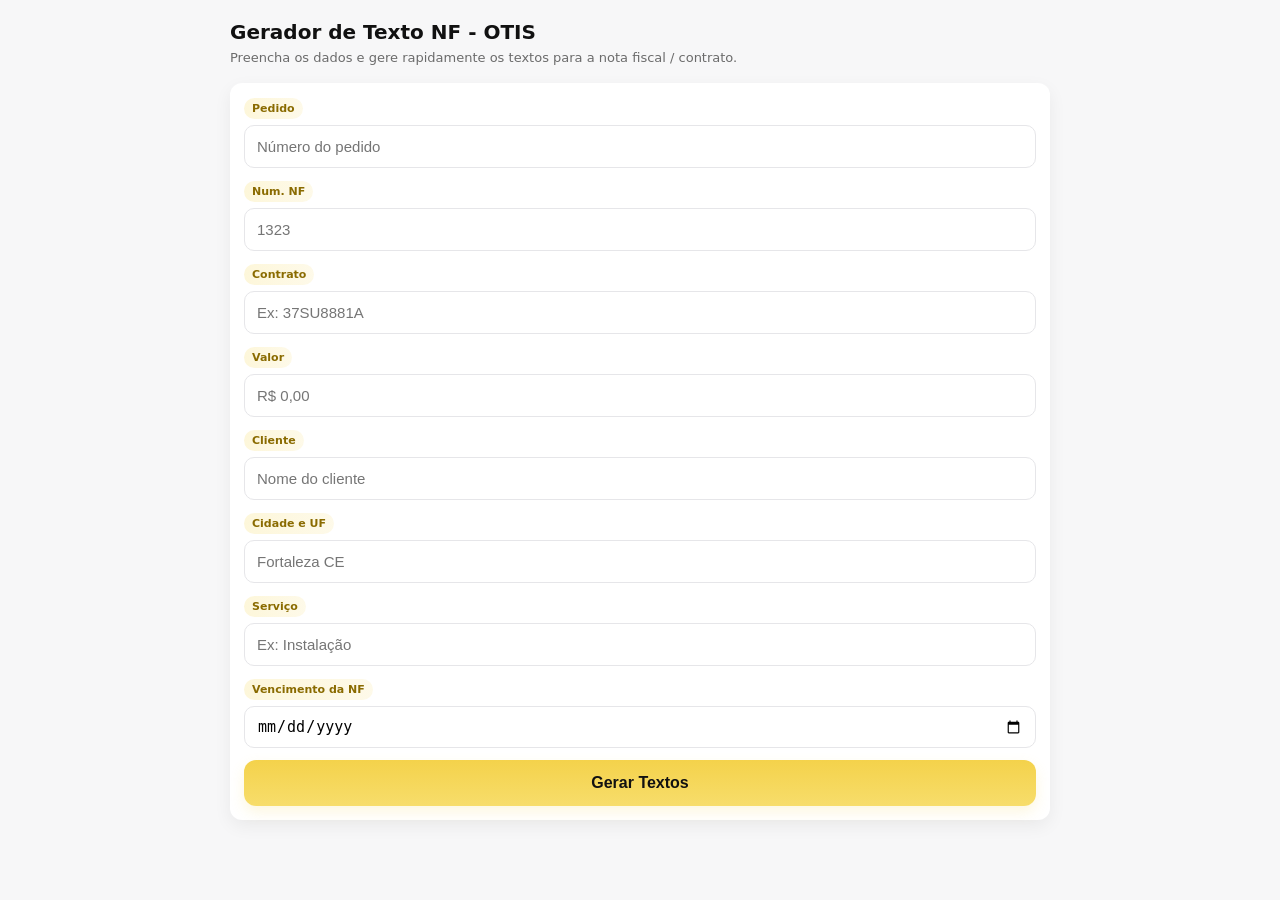
<file: gerador-nf-otis.html>
<!doctype html>
<html lang="pt-BR">
<head>
  <meta charset="utf-8" />
  <meta name="viewport" content="width=device-width,initial-scale=1" />
  <title>Gerador de Texto NF - OTIS</title>
  <!-- HTML -->
  <style>
    /* CSS - Mobile first, clean and modern */
    :root{
      --bg:#f7f7f8;
      --card:#ffffff;
      --muted:#6b6b6b;
      --accent:#f7dd6b;
      --accent-strong:#f4d24b;
      --radius:12px;
      --shadow: 0 6px 18px rgba(21,21,21,0.06);
      --glass: rgba(255,255,255,0.6);
      --mono: 'Courier New', ui-monospace, SFMono-Regular, Menlo, Monaco, monospace;
    }
    html,body{height:100%;}
    body{
      margin:0;
      font-family: Inter, system-ui, -apple-system, "Segoe UI", Roboto, "Helvetica Neue", Arial;
      background:var(--bg);
      color:#111;
      -webkit-font-smoothing:antialiased;
      -moz-osx-font-smoothing:grayscale;
      padding:20px;
      box-sizing:border-box;
    }

    .container{
      max-width:820px;
      margin:0 auto;
    }

    header{
      margin-bottom:18px;
    }
    h1{
      font-size:20px;
      margin:0 0 6px 0;
      font-weight:600;
    }
    p.lead{
      margin:0;
      color:var(--muted);
      font-size:13px;
    }

    form.card{
      background:var(--card);
      border-radius:var(--radius);
      box-shadow:var(--shadow);
      padding:14px;
      display:grid;
      gap:12px;
    }

    .row{
      display:flex;
      gap:10px;
    }
    .col{flex:1;}

    label{
      display:block;
      font-size:12px;
      margin-bottom:6px;
      font-weight:600;
    }
    .label-accent{
      display:inline-block;
      background:linear-gradient(90deg, rgba(247,221,107,0.25), rgba(244,210,75,0.12));
      padding:4px 8px;
      border-radius:999px;
      color:#8a6b00;
      font-weight:700;
      font-size:11px;
    }

    input[type="text"], input[type="date"], textarea{
      width:100%;
      padding:12px 12px;
      border-radius:10px;
      border:1px solid #e6e6e9;
      font-size:15px;
      box-sizing:border-box;
      background:transparent;
    }

    input[type="date"]{padding-top:10px;padding-bottom:10px}

    .large-btn{
      display:inline-block;
      width:100%;
      padding:14px 16px;
      border-radius:12px;
      border:0;
      background:linear-gradient(180deg,var(--accent-strong),var(--accent));
      color:#111;
      font-weight:700;
      font-size:16px;
      box-shadow:0 6px 14px rgba(244,210,75,0.18);
      cursor:pointer;
    }

    .resultado-container{
      margin-top:16px;
      display:grid;
      gap:12px;
    }

    .card-result{
      background:var(--card);
      border-radius:12px;
      box-shadow:var(--shadow);
      overflow:hidden;
      opacity:0;
      transform:translateY(8px);
      transition:all 320ms cubic-bezier(.18,.9,.32,1);
    }
    .card-result.show{
      opacity:1;
      transform:none;
    }

    .card-header{
      display:flex;
      align-items:center;
      justify-content:space-between;
      padding:10px 12px;
      border-bottom:1px solid #f1f1f2;
      background:linear-gradient(180deg, rgba(255,255,255,0.6), rgba(255,255,255,0.4));
    }
    .card-title{font-weight:700;font-size:13px;color:#222}
    .copy-group{display:flex;align-items:center;gap:10px}

    .copy-btn{
      background:transparent;
      border:0;
      padding:8px 10px;
      border-radius:8px;
      display:inline-flex;
      align-items:center;
      gap:8px;
      cursor:pointer;
      color:#444;
    }
    .copy-btn .feedback{
      font-size:12px;
      color:green;
      font-weight:700;
      display:none;
    }
    .copy-btn.copied{color:green}
    .copy-btn.copied .feedback{display:inline-block}

    .code-area{
      padding:12px;
    }
    textarea.snippet{
      width:100%;
      min-height:80px;
      resize:vertical;
      font-family:var(--mono);
      font-size:14px;
      line-height:1.45;
      background:#fbfbfc;
      border-radius:8px;
      border:1px solid #eee;
      padding:12px;
      color:#111;
    }
    textarea.snippet[readonly]{
      background:linear-gradient(180deg,#fbfbfc,#ffffff);
    }

    .hint{font-size:13px;color:var(--muted)}

    @media(min-width:720px){
      .row.two{display:flex}
      .row.two > *{flex:1}
    }

    .invalid{outline:2px solid rgba(255,80,80,0.12);box-shadow:0 6px 18px rgba(255,80,80,0.05)}

    .copied-flash{
      position:fixed;right:18px;bottom:18px;background:linear-gradient(180deg,#dff8e0,#bff0c8);padding:10px 14px;border-radius:10px;box-shadow:0 6px 24px rgba(12,56,24,0.08);font-weight:700;color:#0a5a1a;font-size:13px;display:none}
    .copied-flash.show{display:block}

  </style>
</head>
<body>
  <div class="container">
    <header>
      <h1>Gerador de Texto NF - OTIS</h1>
      <p class="lead">Preencha os dados e gere rapidamente os textos para a nota fiscal / contrato.</p>
    </header>

    <form id="nf-form" class="card" onsubmit="return false;">
      <div>
        <label class="label-accent">Pedido</label>
        <input id="pedido" type="text" placeholder="Número do pedido" autocomplete="off" />
      </div>

      <div>
        <label class="label-accent">Num. NF</label>
        <input id="num_nf" type="text" inputmode="numeric" placeholder="1323" autocomplete="off" />
      </div>

      <div>
        <label class="label-accent">Contrato</label>
        <input id="contrato" type="text" placeholder="Ex: 37SU8881A" autocomplete="off" />
      </div>

      <div>
        <label class="label-accent">Valor</label>
        <input id="valor" type="text" inputmode="numeric" placeholder="R$ 0,00" />
      </div>

      <div>
        <label class="label-accent">Cliente</label>
        <input id="cliente" type="text" placeholder="Nome do cliente" autocomplete="off" />
      </div>

      <div>
        <label class="label-accent">Cidade e UF</label>
        <input id="cidadeuf" list="cidades" type="text" placeholder="Fortaleza CE" autocomplete="off" />
        <datalist id="cidades">
          <!-- Prioritizadas -->
          <option value="Fortaleza CE">
          <option value="Teresina PI">
          <option value="São Luís MA">
          <!-- Capitais e cidades principais do Brasil -->
          <option value="Rio Branco AC">
          <option value="Maceió AL">
          <option value="Macapá AP">
          <option value="Manaus AM">
          <option value="Salvador BA">
          <option value="Vitória ES">
          <option value="Goiânia GO">
          <option value="Cuiabá MT">
          <option value="Campo Grande MS">
          <option value="Belo Horizonte MG">
          <option value="Belém PA">
          <option value="João Pessoa PB">
          <option value="Curitiba PR">
          <option value="Recife PE">
          <option value="Rio de Janeiro RJ">
          <option value="Natal RN">
          <option value="Porto Alegre RS">
          <option value="Boa Vista RR">
          <option value="Florianópolis SC">
          <option value="São Paulo SP">
          <option value="Aracaju SE">
          <option value="Palmas TO">
          <option value="Brasília DF">
          <option value="Porto Velho RO">
        </datalist>
      </div>

      <div>
        <label class="label-accent">Serviço</label>
        <input id="servico" type="text" placeholder="Ex: Instalação" autocomplete="off" />
      </div>

      <div>
        <label class="label-accent">Vencimento da NF</label>
        <input id="vencimento" type="date" />
      </div>

      <div>
        <button id="gerar" class="large-btn" type="button">Gerar Textos</button>
      </div>

      <div id="msg" class="hint" aria-live="polite" style="display:none;margin-top:6px;color:#b00020"></div>
    </form>

    <div class="resultado-container" id="resultados" aria-live="polite"></div>

    <div id="copiedFlash" class="copied-flash">Copiado!</div>
  </div>

  <script>
    // JS - helper functions and behavior

    // Format input as BRL while typing (shows R$ 0.000,00)
    const valorEl = document.getElementById('valor');
    function formatCurrencyBRL(value){
      if (value === '' || value == null) return '';
      const onlyNums = value.toString().replace(/[^0-9]/g,'');
      const intVal = parseInt(onlyNums || '0',10);
      const cents = intVal / 100;
      return cents.toLocaleString('pt-BR', { minimumFractionDigits:2, maximumFractionDigits:2 });
    }

    function displayBRLWithSymbol(value){
      if(value===''||value==null) return '';
      return 'R$ ' + formatCurrencyBRL(value);
    }

    function setCaretEnd(el){
      try{ el.selectionStart = el.selectionEnd = el.value.length; }catch(e){}
    }

    valorEl.addEventListener('input', e=>{
      const cleaned = e.target.value.replace(/[^0-9]/g,'');
      // keep up to large numbers
      const number = cleaned.replace(/^0+/, '');
      const formatted = displayBRLWithSymbol(number);
      e.target.value = formatted;
      setCaretEnd(e.target);
    });

    // on blur ensure at least R$ 0,00
    valorEl.addEventListener('blur', e=>{
      const cleaned = e.target.value.replace(/[^0-9]/g,'');
      if(!cleaned) e.target.value = '';
      else e.target.value = displayBRLWithSymbol(cleaned);
    });

    // Utility to get numeric value without R$
    function getNumericValor(){
      const v = valorEl.value.replace(/[^0-9]/g,'');
      if(!v) return null;
      const n = parseInt(v,10)/100;
      // format without currency symbol but with pt-BR formatting
      return n.toLocaleString('pt-BR', {minimumFractionDigits:2, maximumFractionDigits:2});
    }

    // Date format YYYY-MM-DD -> DD/MM/AAAA
    function formatDateBR(dateStr){
      if(!dateStr) return '';
      const parts = dateStr.split('-');
      if(parts.length!==3) return dateStr;
      return `${parts[2]}/${parts[1]}/${parts[0]}`;
    }

    const form = document.getElementById('nf-form');
    const btnGerar = document.getElementById('gerar');
    const resultados = document.getElementById('resultados');
    const msg = document.getElementById('msg');
    const copiedFlash = document.getElementById('copiedFlash');

    function validateFields(data){
      const fields = ['pedido','num_nf','contrato','valor','cliente','cidadeuf','servico','vencimento'];
      let ok = true;
      fields.forEach(id=>{
        const el = document.getElementById(id);
        el.classList.remove('invalid');
        if(!data[id]){
          ok = false;
          el.classList.add('invalid');
        }
      });
      return ok;
    }

    function makeCard(title, text, index){
      const card = document.createElement('div');
      card.className = 'card-result';

      const header = document.createElement('div');
      header.className = 'card-header';
      const t = document.createElement('div'); t.className='card-title'; t.textContent = title;

      const copyGroup = document.createElement('div'); copyGroup.className='copy-group';
      const btn = document.createElement('button'); btn.className='copy-btn'; btn.type='button';
      btn.innerHTML = `<svg width="18" height="18" viewBox="0 0 24 24" fill="none" xmlns="http://www.w3.org/2000/svg"><path d="M9 9H5a2 2 0 0 0-2 2v8a2 2 0 0 0 2 2h8a2 2 0 0 0 2-2v-4" stroke="currentColor" stroke-width="1.6" stroke-linecap="round" stroke-linejoin="round"></path><rect x="9" y="3" width="11" height="11" rx="2" stroke="currentColor" stroke-width="1.6" stroke-linecap="round" stroke-linejoin="round"></rect></svg><span class="feedback">Copiado!</span>`;

      copyGroup.appendChild(btn);
      header.appendChild(t);
      header.appendChild(copyGroup);

      const codeArea = document.createElement('div'); codeArea.className='code-area';
      const ta = document.createElement('textarea');
      ta.className='snippet';
      ta.readOnly = true;
      ta.value = text;

      // allow editing when user clicks/focuses the textarea
      ta.addEventListener('focus', ()=>{ ta.readOnly = false; ta.classList.add('editing'); });
      ta.addEventListener('blur', ()=>{ /* keep edited content */ });

      // copy behavior
      btn.addEventListener('click', async ()=>{
        try{
          await navigator.clipboard.writeText(ta.value);
          // feedback
          btn.classList.add('copied');
          const fb = btn.querySelector('.feedback'); if(fb) fb.style.display='inline-block';
          copiedFlash.classList.add('show');
          setTimeout(()=>{ btn.classList.remove('copied'); if(fb) fb.style.display='none'; copiedFlash.classList.remove('show'); }, 1800);
        }catch(err){
          alert('Não foi possível copiar automaticamente. Selecione e copie manualmente.');
        }
      });

      codeArea.appendChild(ta);
      card.appendChild(header);
      card.appendChild(codeArea);

      return card;
    }

    function generateTexts(data){
      // TEXT 1 - Contrato summary
      const t1 = `CONTRATO: ${data.contrato} - ${data.cliente} - PEDIDO: ${data.pedido}`;
      // TEXT 2 - NF line
      const clienteUp = data.cliente.toUpperCase();
      const servicoUp = data.servico.toUpperCase();
      const t2 = `NF ${data.num_nf} ${clienteUp} ${servicoUp} CONTRATO ${data.contrato} - ${data.cliente} - PEDIDO ${data.pedido}`;
      return [t1,t2];
    }

    btnGerar.addEventListener('click', ()=>{
      msg.style.display='none';
      const pedido = document.getElementById('pedido').value.trim();
      const num_nf = document.getElementById('num_nf').value.trim();
      const contrato = document.getElementById('contrato').value.trim();
      const valorFmt = getNumericValor();
      const cliente = document.getElementById('cliente').value.trim();
      const cidadeuf = document.getElementById('cidadeuf').value.trim();
      const servico = document.getElementById('servico').value.trim();
      const venc = document.getElementById('vencimento').value;
      const vencFmt = formatDateBR(venc);

      const data = {pedido, num_nf, contrato, valor: valorFmt, cliente, cidadeuf, servico, vencimento: vencFmt};

      if(!validateFields({pedido, num_nf, contrato, valor:valorFmt, cliente, cidadeuf, servico, vencimento:venc})){
        msg.style.display='block';
        msg.textContent = 'Por favor, preencha todos os campos.';
        return;
      }

      // clear previous results
      resultados.innerHTML='';

      const textos = generateTexts(data);
      const titles = ['Para colar na NF','Para colar no nome do arquivo da NF'];

      textos.forEach((txt,i)=>{
        const card = makeCard(titles[i], txt, i+1);
        resultados.appendChild(card);
        // small delay to trigger animation
        setTimeout(()=> card.classList.add('show'), 20 + i*80);
      });

      // focus first textarea for quick copy/edit
      setTimeout(()=>{
        const firstTa = resultados.querySelector('textarea');
        if(firstTa) firstTa.focus();
      }, 380);

    });

    // small accessibility: pressing Enter on any field triggers generate
    ['pedido','num_nf','contrato','valor','cliente','cidadeuf','servico','vencimento'].forEach(id=>{
      const el = document.getElementById(id);
      el.addEventListener('keydown', (e)=>{
        if(e.key === 'Enter'){
          e.preventDefault(); btnGerar.click();
        }
      });
    });

  </script>
</body>
</html>
</file>
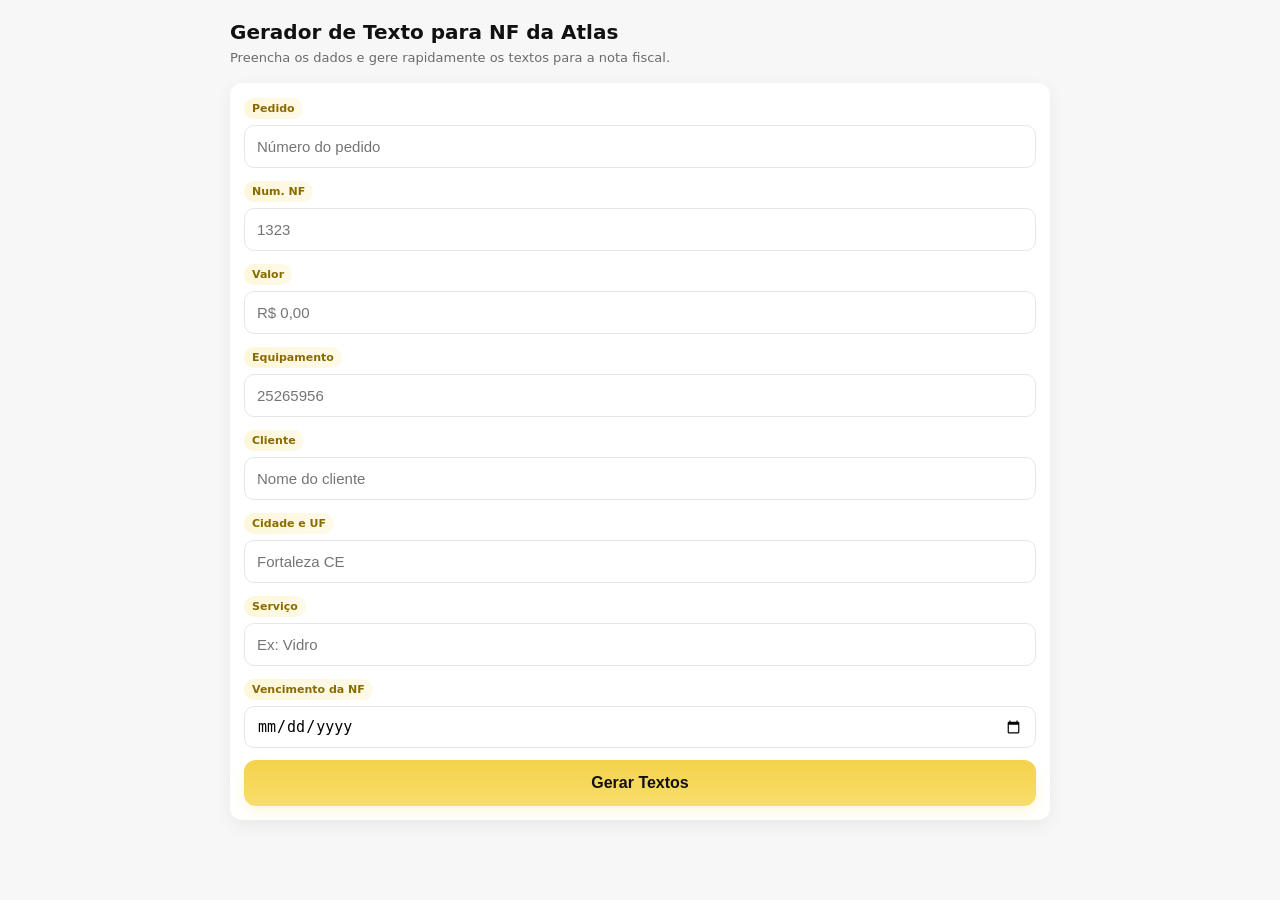
<file: gerador-nf.html>
<!doctype html>
<html lang="pt-BR">
<head>
  <meta charset="utf-8" />
  <meta name="viewport" content="width=device-width,initial-scale=1" />
  <title>Gerador de Texto para NF da Atlas</title>
  <!-- HTML -->
  <style>
    /* CSS - Mobile first, clean and modern */
    :root{
      --bg:#f7f7f8;
      --card:#ffffff;
      --muted:#6b6b6b;
      --accent:#f7dd6b;
      --accent-strong:#f4d24b;
      --radius:12px;
      --shadow: 0 6px 18px rgba(21,21,21,0.06);
      --glass: rgba(255,255,255,0.6);
      --mono: 'Courier New', ui-monospace, SFMono-Regular, Menlo, Monaco, monospace;
    }
    html,body{height:100%;}
    body{
      margin:0;
      font-family: Inter, system-ui, -apple-system, "Segoe UI", Roboto, "Helvetica Neue", Arial;
      background:var(--bg);
      color:#111;
      -webkit-font-smoothing:antialiased;
      -moz-osx-font-smoothing:grayscale;
      padding:20px;
      box-sizing:border-box;
    }

    .container{
      max-width:820px;
      margin:0 auto;
    }

    header{
      margin-bottom:18px;
    }
    h1{
      font-size:20px;
      margin:0 0 6px 0;
      font-weight:600;
    }
    p.lead{
      margin:0;
      color:var(--muted);
      font-size:13px;
    }

    form.card{
      background:var(--card);
      border-radius:var(--radius);
      box-shadow:var(--shadow);
      padding:14px;
      display:grid;
      gap:12px;
    }

    .row{
      display:flex;
      gap:10px;
    }
    .col{flex:1;}

    label{
      display:block;
      font-size:12px;
      margin-bottom:6px;
      font-weight:600;
    }
    .label-accent{
      display:inline-block;
      background:linear-gradient(90deg, rgba(247,221,107,0.25), rgba(244,210,75,0.12));
      padding:4px 8px;
      border-radius:999px;
      color:#8a6b00;
      font-weight:700;
      font-size:11px;
    }

    input[type="text"], input[type="date"], textarea{
      width:100%;
      padding:12px 12px;
      border-radius:10px;
      border:1px solid #e6e6e9;
      font-size:15px;
      box-sizing:border-box;
      background:transparent;
    }

    input[type="date"]{padding-top:10px;padding-bottom:10px}

    .large-btn{
      display:inline-block;
      width:100%;
      padding:14px 16px;
      border-radius:12px;
      border:0;
      background:linear-gradient(180deg,var(--accent-strong),var(--accent));
      color:#111;
      font-weight:700;
      font-size:16px;
      box-shadow:0 6px 14px rgba(244,210,75,0.18);
      cursor:pointer;
    }

    .resultado-container{
      margin-top:16px;
      display:grid;
      gap:12px;
    }

    .card-result{
      background:var(--card);
      border-radius:12px;
      box-shadow:var(--shadow);
      overflow:hidden;
      opacity:0;
      transform:translateY(8px);
      transition:all 320ms cubic-bezier(.18,.9,.32,1);
    }
    .card-result.show{
      opacity:1;
      transform:none;
    }

    .card-header{
      display:flex;
      align-items:center;
      justify-content:space-between;
      padding:10px 12px;
      border-bottom:1px solid #f1f1f2;
      background:linear-gradient(180deg, rgba(255,255,255,0.6), rgba(255,255,255,0.4));
    }
    .card-title{font-weight:700;font-size:13px;color:#222}
    .copy-group{display:flex;align-items:center;gap:10px}

    .copy-btn{
      background:transparent;
      border:0;
      padding:8px 10px;
      border-radius:8px;
      display:inline-flex;
      align-items:center;
      gap:8px;
      cursor:pointer;
      color:#444;
    }
    .copy-btn .feedback{
      font-size:12px;
      color:green;
      font-weight:700;
      display:none;
    }
    .copy-btn.copied{color:green}
    .copy-btn.copied .feedback{display:inline-block}

    .code-area{
      padding:12px;
    }
    textarea.snippet{
      width:100%;
      min-height:80px;
      resize:vertical;
      font-family:var(--mono);
      font-size:14px;
      line-height:1.45;
      background:#fbfbfc;
      border-radius:8px;
      border:1px solid #eee;
      padding:12px;
      color:#111;
    }
    textarea.snippet[readonly]{
      background:linear-gradient(180deg,#fbfbfc,#ffffff);
    }

    .hint{font-size:13px;color:var(--muted)}

    @media(min-width:720px){
      .row.two{display:flex}
      .row.two > *{flex:1}
    }

    .invalid{outline:2px solid rgba(255,80,80,0.12);box-shadow:0 6px 18px rgba(255,80,80,0.05)}

    .copied-flash{
      position:fixed;right:18px;bottom:18px;background:linear-gradient(180deg,#dff8e0,#bff0c8);padding:10px 14px;border-radius:10px;box-shadow:0 6px 24px rgba(12,56,24,0.08);font-weight:700;color:#0a5a1a;font-size:13px;display:none}
    .copied-flash.show{display:block}

  </style>
</head>
<body>
  <div class="container">
    <header>
      <h1>Gerador de Texto para NF da Atlas</h1>
      <p class="lead">Preencha os dados e gere rapidamente os textos para a nota fiscal.</p>
    </header>

    <form id="nf-form" class="card" onsubmit="return false;">
      <div>
        <label class="label-accent">Pedido</label>
        <input id="pedido" type="text" placeholder="Número do pedido" autocomplete="off" />
      </div>

      <div>
        <label class="label-accent">Num. NF</label>
        <input id="num_nf" type="text" inputmode="numeric" placeholder="1323" autocomplete="off" />
      </div>

      <div>
        <label class="label-accent">Valor</label>
        <input id="valor" type="text" inputmode="numeric" placeholder="R$ 0,00" />
      </div>

      <div>
        <label class="label-accent">Equipamento</label>
        <input id="equipamento" type="text" placeholder="25265956" autocomplete="off" />
      </div>

      <div>
        <label class="label-accent">Cliente</label>
        <input id="cliente" type="text" placeholder="Nome do cliente" autocomplete="off" />
      </div>

      <div>
        <label class="label-accent">Cidade e UF</label>
        <input id="cidadeuf" list="cidades" type="text" placeholder="Fortaleza CE" autocomplete="off" />
        <datalist id="cidades">
          <!-- Prioritizadas -->
          <option value="Fortaleza CE">
          <option value="Teresina PI">
          <option value="São Luís MA">
          <!-- Capitais e cidades principais do Brasil -->
          <option value="Rio Branco AC">
          <option value="Maceió AL">
          <option value="Macapá AP">
          <option value="Manaus AM">
          <option value="Salvador BA">
          <option value="Vitória ES">
          <option value="Goiânia GO">
          <option value="Cuiabá MT">
          <option value="Campo Grande MS">
          <option value="Belo Horizonte MG">
          <option value="Belém PA">
          <option value="João Pessoa PB">
          <option value="Curitiba PR">
          <option value="Recife PE">
          <option value="Rio de Janeiro RJ">
          <option value="Natal RN">
          <option value="Porto Alegre RS">
          <option value="Boa Vista RR">
          <option value="Florianópolis SC">
          <option value="São Paulo SP">
          <option value="Aracaju SE">
          <option value="Palmas TO">
          <option value="Brasília DF">
          <option value="Porto Velho RO">
        </datalist>
      </div>

      <div>
        <label class="label-accent">Serviço</label>
        <input id="servico" type="text" placeholder="Ex: Vidro" autocomplete="off" />
      </div>

      <div>
        <label class="label-accent">Vencimento da NF</label>
        <input id="vencimento" type="date" />
      </div>

      <div>
        <button id="gerar" class="large-btn" type="button">Gerar Textos</button>
      </div>

      <div id="msg" class="hint" aria-live="polite" style="display:none;margin-top:6px;color:#b00020"></div>
    </form>

    <div class="resultado-container" id="resultados" aria-live="polite"></div>

    <div id="copiedFlash" class="copied-flash">Copiado!</div>
  </div>

  <script>
    // JS - helper functions and behavior

    // Format input as BRL while typing (shows R$ 0.000,00)
    const valorEl = document.getElementById('valor');
    function formatCurrencyBRL(value){
      if (value === '' || value == null) return '';
      const onlyNums = value.toString().replace(/[^0-9]/g,'');
      const intVal = parseInt(onlyNums || '0',10);
      const cents = intVal / 100;
      return cents.toLocaleString('pt-BR', { minimumFractionDigits:2, maximumFractionDigits:2 });
    }

    function displayBRLWithSymbol(value){
      if(value===''||value==null) return '';
      return 'R$ ' + formatCurrencyBRL(value);
    }

    function setCaretEnd(el){
      try{ el.selectionStart = el.selectionEnd = el.value.length; }catch(e){}
    }

    valorEl.addEventListener('input', e=>{
      const cleaned = e.target.value.replace(/[^0-9]/g,'');
      // keep up to large numbers
      const number = cleaned.replace(/^0+/, '');
      const formatted = displayBRLWithSymbol(number);
      e.target.value = formatted;
      setCaretEnd(e.target);
    });

    // on blur ensure at least R$ 0,00
    valorEl.addEventListener('blur', e=>{
      const cleaned = e.target.value.replace(/[^0-9]/g,'');
      if(!cleaned) e.target.value = '';
      else e.target.value = displayBRLWithSymbol(cleaned);
    });

    // Utility to get numeric value without R$
    function getNumericValor(){
      const v = valorEl.value.replace(/[^0-9]/g,'');
      if(!v) return null;
      const n = parseInt(v,10)/100;
      // format without currency symbol but with pt-BR formatting
      return n.toLocaleString('pt-BR', {minimumFractionDigits:2, maximumFractionDigits:2});
    }

    // Date format YYYY-MM-DD -> DD/MM/AAAA
    function formatDateBR(dateStr){
      if(!dateStr) return '';
      const parts = dateStr.split('-');
      if(parts.length!==3) return dateStr;
      return `${parts[2]}/${parts[1]}/${parts[0]}`;
    }

    const form = document.getElementById('nf-form');
    const btnGerar = document.getElementById('gerar');
    const resultados = document.getElementById('resultados');
    const msg = document.getElementById('msg');
    const copiedFlash = document.getElementById('copiedFlash');

    function validateFields(data){
      const fields = ['pedido','num_nf','valor','equipamento','cliente','cidadeuf','servico','vencimento'];
      let ok = true;
      fields.forEach(id=>{
        const el = document.getElementById(id);
        el.classList.remove('invalid');
        if(!data[id]){
          ok = false;
          el.classList.add('invalid');
        }
      });
      return ok;
    }

    function makeCard(title, text, index){
      const card = document.createElement('div');
      card.className = 'card-result';

      const header = document.createElement('div');
      header.className = 'card-header';
      const t = document.createElement('div'); t.className='card-title'; t.textContent = title;

      const copyGroup = document.createElement('div'); copyGroup.className='copy-group';
      const btn = document.createElement('button'); btn.className='copy-btn'; btn.type='button';
      btn.innerHTML = `<svg width="18" height="18" viewBox="0 0 24 24" fill="none" xmlns="http://www.w3.org/2000/svg"><path d="M9 9H5a2 2 0 0 0-2 2v8a2 2 0 0 0 2 2h8a2 2 0 0 0 2-2v-4" stroke="currentColor" stroke-width="1.6" stroke-linecap="round" stroke-linejoin="round"></path><rect x="9" y="3" width="11" height="11" rx="2" stroke="currentColor" stroke-width="1.6" stroke-linecap="round" stroke-linejoin="round"></rect></svg><span class="feedback">Copiado!</span>`;

      copyGroup.appendChild(btn);
      header.appendChild(t);
      header.appendChild(copyGroup);

      const codeArea = document.createElement('div'); codeArea.className='code-area';
      const ta = document.createElement('textarea');
      ta.className='snippet';
      ta.readOnly = true;
      ta.value = text;

      // allow editing when user clicks/focuses the textarea
      ta.addEventListener('focus', ()=>{ ta.readOnly = false; ta.classList.add('editing'); });
      ta.addEventListener('blur', ()=>{ /* keep edited content */ });

      // copy behavior
      btn.addEventListener('click', async ()=>{
        try{
          await navigator.clipboard.writeText(ta.value);
          // feedback
          btn.classList.add('copied');
          const fb = btn.querySelector('.feedback'); if(fb) fb.style.display='inline-block';
          copiedFlash.classList.add('show');
          setTimeout(()=>{ btn.classList.remove('copied'); if(fb) fb.style.display='none'; copiedFlash.classList.remove('show'); }, 1800);
        }catch(err){
          alert('Não foi possível copiar automaticamente. Selecione e copie manualmente.');
        }
      });

      codeArea.appendChild(ta);
      card.appendChild(header);
      card.appendChild(codeArea);

      return card;
    }

    function generateTexts(data){
      // TEXT 1
      const t1 = `Pedido: ${data.pedido} Valor: ${data.valor} - Equipamento: ${data.equipamento} - ${data.cliente} - ${data.cidadeuf} - ${data.servico} - Vencimento da nota fiscal - ${data.vencimento}`;
      // TEXT 2
      const clienteUp = data.cliente.toUpperCase();
      const servicoUp = data.servico.toUpperCase();
      const t2 = `NF ${data.num_nf} EQUIPAMENTO ${data.equipamento} - ${clienteUp} - ${servicoUp} - PEDIDO ${data.pedido}.pdf`;
      // TEXT 3
      const t3 = `PAGAMENTO DA NF ${data.num_nf} EQUIPAMENTO: ${data.equipamento} - ${clienteUp} - ${servicoUp} - PEDIDO ${data.pedido}`;
      return [t1,t2,t3];
    }

    btnGerar.addEventListener('click', ()=>{
      msg.style.display='none';
      const pedido = document.getElementById('pedido').value.trim();
      const num_nf = document.getElementById('num_nf').value.trim();
      const valorFmt = getNumericValor();
      const equipamento = document.getElementById('equipamento').value.trim();
      const cliente = document.getElementById('cliente').value.trim();
      const cidadeuf = document.getElementById('cidadeuf').value.trim();
      const servico = document.getElementById('servico').value.trim();
      const venc = document.getElementById('vencimento').value;
      const vencFmt = formatDateBR(venc);

      const data = {pedido, num_nf, valor: valorFmt, equipamento, cliente, cidadeuf, servico, vencimento: vencFmt};

      if(!validateFields({pedido, num_nf, valor:valorFmt, equipamento, cliente, cidadeuf, servico, vencimento:venc})){
        msg.style.display='block';
        msg.textContent = 'Por favor, preencha todos os campos.';
        return;
      }

      // clear previous results
      resultados.innerHTML='';

      const textos = generateTexts(data);
      const titles = ['Colar na NF','Para colar no nome do arquivo da NF','Para colar no e-mail'];

      textos.forEach((txt,i)=>{
        const card = makeCard(titles[i], txt, i+1);
        resultados.appendChild(card);
        // small delay to trigger animation
        setTimeout(()=> card.classList.add('show'), 20 + i*80);
      });

      // focus first textarea for quick copy/edit
      setTimeout(()=>{
        const firstTa = resultados.querySelector('textarea');
        if(firstTa) firstTa.focus();
      }, 380);

    });

    // small accessibility: pressing Enter on any field triggers generate
    ['pedido','num_nf','valor','equipamento','cliente','cidadeuf','servico','vencimento'].forEach(id=>{
      const el = document.getElementById(id);
      el.addEventListener('keydown', (e)=>{
        if(e.key === 'Enter'){
          e.preventDefault(); btnGerar.click();
        }
      });
    });

  </script>
</body>
</html>
</file>
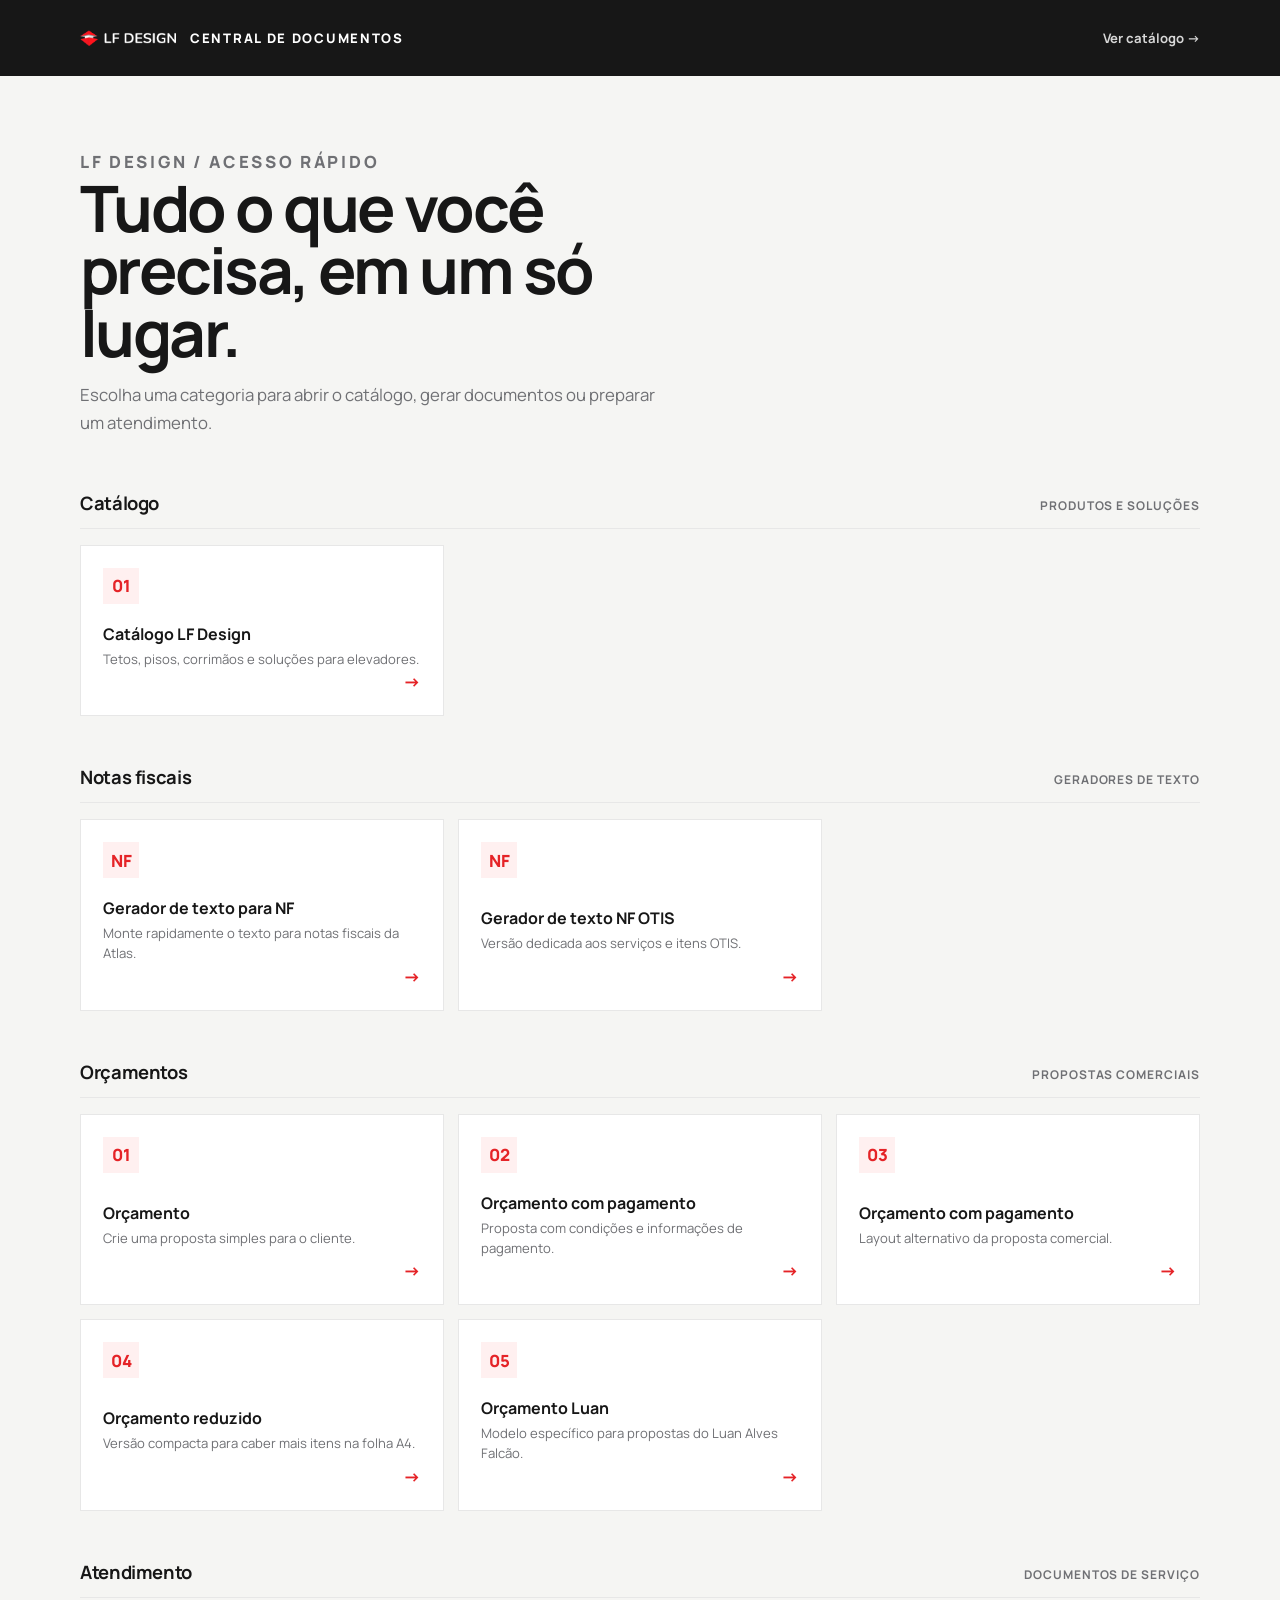
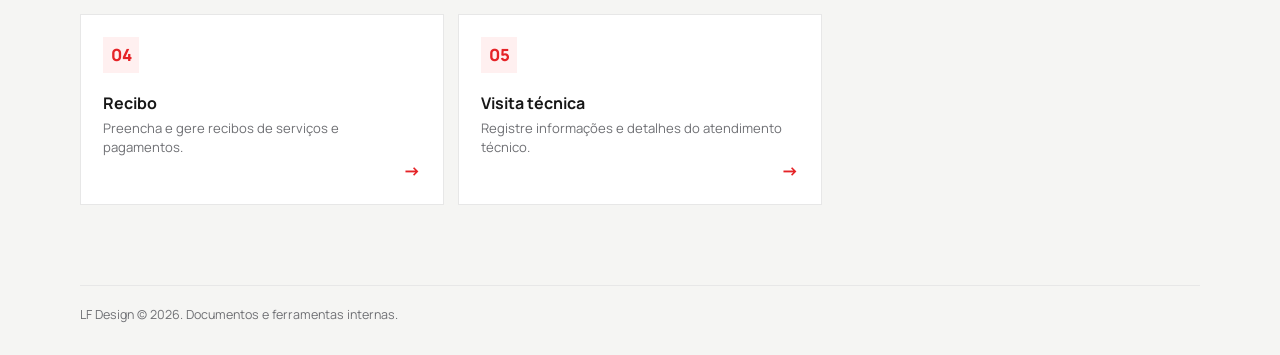
<file: menu.html>
<!DOCTYPE html>
<html lang="pt-BR">
<head>
  <meta charset="UTF-8">
  <meta name="viewport" content="width=device-width, initial-scale=1.0">
  <meta name="description" content="Central de ferramentas e documentos da LF Design.">
  <title>LF Design | Menu</title>
  <link rel="icon" href="favicon.ico" type="image/x-icon">
  <link rel="preconnect" href="https://fonts.googleapis.com">
  <link rel="preconnect" href="https://fonts.gstatic.com" crossorigin>
  <link href="https://fonts.googleapis.com/css2?family=Manrope:wght@400;500;600;700;800&display=swap" rel="stylesheet">
  <style>
    :root {
      --red: #e52327;
      --red-dark: #b7191d;
      --ink: #171717;
      --muted: #6f7074;
      --line: #e7e7e7;
      --paper: #ffffff;
      --soft: #f5f5f3;
      --max-width: 1120px;
    }

    * { box-sizing: border-box; }

    html { scroll-behavior: smooth; }

    body {
      margin: 0;
      color: var(--ink);
      background: var(--soft);
      font-family: "Manrope", "Segoe UI", sans-serif;
      -webkit-font-smoothing: antialiased;
    }

    a { color: inherit; }

    .topbar {
      background: var(--ink);
      color: #fff;
    }

    .topbar-inner {
      width: min(100% - 40px, var(--max-width));
      min-height: 76px;
      margin: 0 auto;
      display: flex;
      align-items: center;
      justify-content: space-between;
      gap: 24px;
    }

    .brand {
      display: inline-flex;
      align-items: center;
      gap: 14px;
      color: #fff;
      text-decoration: none;
      font-size: 0.82rem;
      font-weight: 800;
      letter-spacing: 0.13em;
      text-transform: uppercase;
    }

    .brand img { width: 96px; height: auto; }

    .back-link {
      color: #d7d7d7;
      font-size: 0.82rem;
      font-weight: 700;
      text-decoration: none;
    }

    .back-link:hover, .back-link:focus-visible { color: #fff; }

    main {
      width: min(100% - 40px, var(--max-width));
      margin: 0 auto;
      padding: 72px 0 80px;
    }

    .intro {
      max-width: 700px;
      margin-bottom: 52px;
    }

    .eyebrow {
      margin: 0 0 14px;
      color: var(--red);
      font-size: 0.75rem;
      font-weight: 800;
      letter-spacing: 0.16em;
      text-transform: uppercase;
    }

    h1 {
      max-width: 650px;
      margin: 0 0 16px;
      font-size: clamp(2.4rem, 5vw, 4.6rem);
      line-height: 0.98;
      letter-spacing: -0.04em;
    }

    .intro p {
      max-width: 590px;
      margin: 0;
      color: var(--muted);
      font-size: 1.05rem;
      line-height: 1.7;
    }

    .category { margin-top: 48px; }

    .category-heading {
      display: flex;
      align-items: baseline;
      justify-content: space-between;
      gap: 16px;
      margin-bottom: 16px;
      border-bottom: 1px solid var(--line);
      padding-bottom: 12px;
    }

    h2 {
      margin: 0;
      font-size: 1.15rem;
      letter-spacing: -0.02em;
    }

    .category-heading span {
      color: var(--muted);
      font-size: 0.75rem;
      font-weight: 700;
      letter-spacing: 0.08em;
      text-transform: uppercase;
    }

    .link-grid {
      display: grid;
      grid-template-columns: repeat(3, 1fr);
      gap: 14px;
    }

    .menu-link {
      min-height: 156px;
      display: flex;
      flex-direction: column;
      justify-content: space-between;
      padding: 22px;
      border: 1px solid var(--line);
      background: var(--paper);
      text-decoration: none;
      transition: border-color 180ms ease, box-shadow 180ms ease, transform 180ms ease;
    }

    .menu-link:hover, .menu-link:focus-visible {
      border-color: var(--red);
      box-shadow: 0 12px 28px rgba(23, 23, 23, 0.09);
      transform: translateY(-3px);
    }

    .menu-link:focus-visible, .back-link:focus-visible, .brand:focus-visible {
      outline: 3px solid rgba(229, 35, 39, 0.35);
      outline-offset: 4px;
    }

    .icon {
      width: 36px;
      height: 36px;
      display: grid;
      place-items: center;
      background: #fff0f0;
      color: var(--red);
      font-size: 1.05rem;
      font-weight: 800;
    }

    .menu-link h3 {
      margin: 20px 0 6px;
      font-size: 1rem;
      line-height: 1.25;
    }

    .menu-link p {
      margin: 0;
      color: var(--muted);
      font-size: 0.82rem;
      line-height: 1.5;
    }

    .arrow {
      align-self: flex-end;
      color: var(--red);
      font-size: 1.1rem;
      font-weight: 800;
    }

    footer {
      width: min(100% - 40px, var(--max-width));
      margin: 0 auto;
      padding: 20px 0 32px;
      border-top: 1px solid var(--line);
      color: var(--muted);
      font-size: 0.78rem;
    }

    @media (max-width: 760px) {
      .topbar-inner, main, footer { width: min(100% - 32px, var(--max-width)); }
      main { padding-top: 48px; }
      .link-grid { grid-template-columns: repeat(2, 1fr); }
    }

    @media (max-width: 480px) {
      .topbar-inner { min-height: 68px; }
      .brand img { width: 82px; }
      .back-link { font-size: 0.72rem; }
      .intro { margin-bottom: 38px; }
      .link-grid { grid-template-columns: 1fr; }
      .menu-link { min-height: 136px; }
    }
  </style>
</head>
<body>
  <header class="topbar">
    <div class="topbar-inner">
      <a class="brand" href="menu.html" aria-label="LF Design - menu principal">
        <img src="img/marca/logo.png" alt="LF Design">
        <span>Central de documentos</span>
      </a>
      <a class="back-link" href="index.html">Ver catálogo <span aria-hidden="true">-&gt;</span></a>
    </div>
  </header>

  <main>
    <section class="intro" aria-labelledby="page-title">
      <p class="eyebrow">LF Design / acesso rápido</p>
      <h1 id="page-title">Tudo o que você precisa, em um só lugar.</h1>
      <p>Escolha uma categoria para abrir o catálogo, gerar documentos ou preparar um atendimento.</p>
    </section>

    <section class="category" aria-labelledby="catalogo-title">
      <div class="category-heading">
        <h2 id="catalogo-title">Catálogo</h2>
        <span>Produtos e soluções</span>
      </div>
      <div class="link-grid">
        <a class="menu-link" href="index.html">
          <span class="icon" aria-hidden="true">01</span>
          <div><h3>Catálogo LF Design</h3><p>Tetos, pisos, corrimãos e soluções para elevadores.</p></div>
          <span class="arrow" aria-hidden="true">-&gt;</span>
        </a>
      </div>
    </section>

    <section class="category" aria-labelledby="notas-title">
      <div class="category-heading">
        <h2 id="notas-title">Notas fiscais</h2>
        <span>Geradores de texto</span>
      </div>
      <div class="link-grid">
        <a class="menu-link" href="gerador-nf.html">
          <span class="icon" aria-hidden="true">NF</span>
          <div><h3>Gerador de texto para NF</h3><p>Monte rapidamente o texto para notas fiscais da Atlas.</p></div>
          <span class="arrow" aria-hidden="true">-&gt;</span>
        </a>
        <a class="menu-link" href="gerador-nf-otis.html">
          <span class="icon" aria-hidden="true">NF</span>
          <div><h3>Gerador de texto NF OTIS</h3><p>Versão dedicada aos serviços e itens OTIS.</p></div>
          <span class="arrow" aria-hidden="true">-&gt;</span>
        </a>
      </div>
    </section>

    <section class="category" aria-labelledby="orcamentos-title">
      <div class="category-heading">
        <h2 id="orcamentos-title">Orçamentos</h2>
        <span>Propostas comerciais</span>
      </div>
      <div class="link-grid">
        <a class="menu-link" href="orcamento.html">
          <span class="icon" aria-hidden="true">01</span>
          <div><h3>Orçamento</h3><p>Crie uma proposta simples para o cliente.</p></div>
          <span class="arrow" aria-hidden="true">-&gt;</span>
        </a>
        <a class="menu-link" href="orcamento-com-pagamento.html">
          <span class="icon" aria-hidden="true">02</span>
          <div><h3>Orçamento com pagamento</h3><p>Proposta com condições e informações de pagamento.</p></div>
          <span class="arrow" aria-hidden="true">-&gt;</span>
        </a>
        <a class="menu-link" href="orcamento-com-pagamento-layout.html">
          <span class="icon" aria-hidden="true">03</span>
          <div><h3>Orçamento com pagamento</h3><p>Layout alternativo da proposta comercial.</p></div>
          <span class="arrow" aria-hidden="true">-&gt;</span>
        </a>
        <a class="menu-link" href="orcamento-com-pagamento-layout-reduzido.html">
          <span class="icon" aria-hidden="true">04</span>
          <div><h3>Orçamento reduzido</h3><p>Versão compacta para caber mais itens na folha A4.</p></div>
          <span class="arrow" aria-hidden="true">-&gt;</span>
        </a>
        <a class="menu-link" href="orcamento-luan.html">
          <span class="icon" aria-hidden="true">05</span>
          <div><h3>Orçamento Luan</h3><p>Modelo específico para propostas do Luan Alves Falcão.</p></div>
          <span class="arrow" aria-hidden="true">-&gt;</span>
        </a>
      </div>
    </section>

    <section class="category" aria-labelledby="atendimento-title">
      <div class="category-heading">
        <h2 id="atendimento-title">Atendimento</h2>
        <span>Documentos de serviço</span>
      </div>
      <div class="link-grid">
        <a class="menu-link" href="recibo.html">
          <span class="icon" aria-hidden="true">04</span>
          <div><h3>Recibo</h3><p>Preencha e gere recibos de serviços e pagamentos.</p></div>
          <span class="arrow" aria-hidden="true">-&gt;</span>
        </a>
        <a class="menu-link" href="visita-tecnica.html">
          <span class="icon" aria-hidden="true">05</span>
          <div><h3>Visita técnica</h3><p>Registre informações e detalhes do atendimento técnico.</p></div>
          <span class="arrow" aria-hidden="true">-&gt;</span>
        </a>
      </div>
    </section>
  </main>

  <footer>LF Design &copy; 2026. Documentos e ferramentas internas.</footer>
</body>
</html>
</file>
